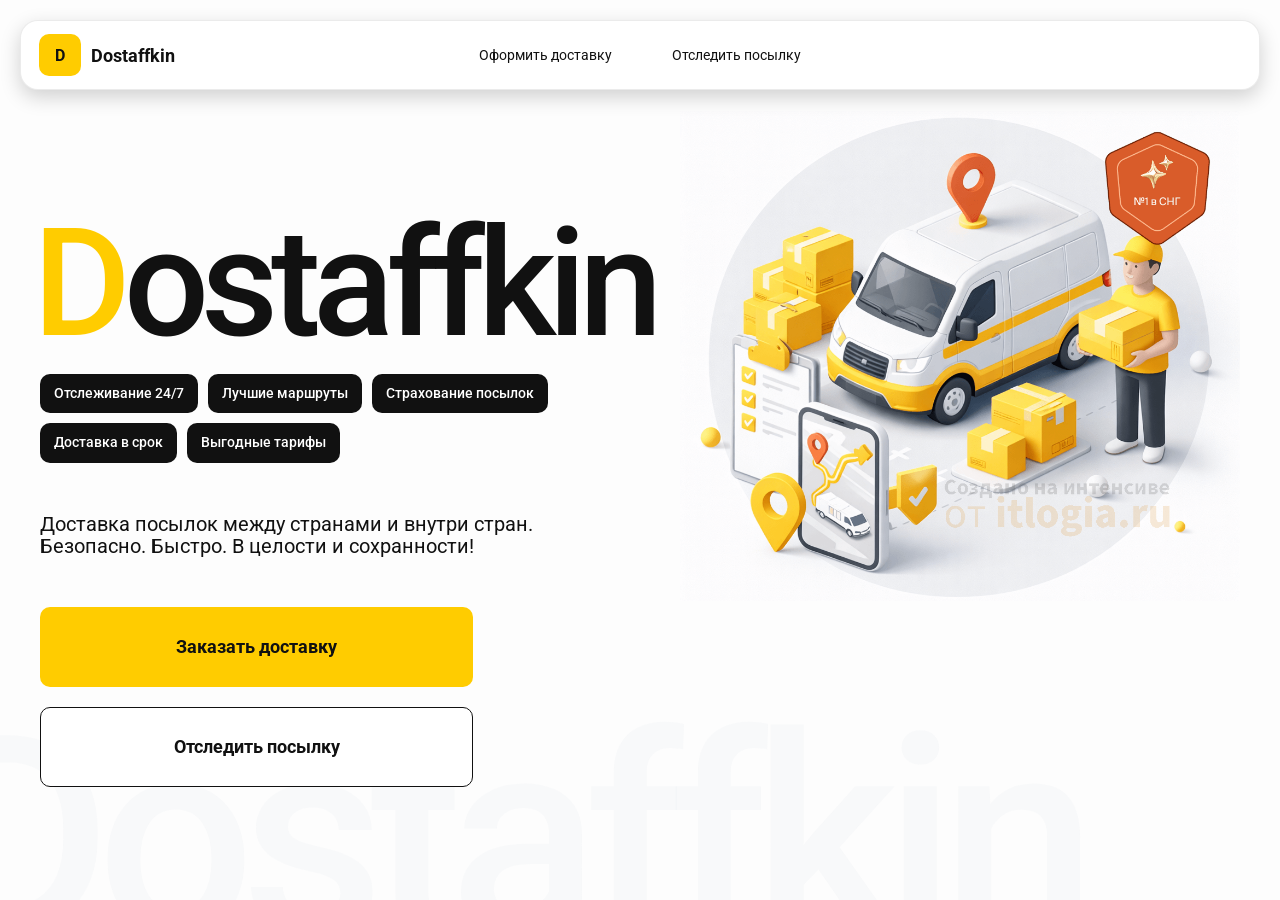
<file: index.html>
<!doctype html>
<html lang="ru">
  <head>
    <meta charset="utf-8" />
    <meta
      name="viewport"
      content="width=device-width,initial-scale=1,maximum-scale=1,user-scalable=0"
    />
    <title>
      Dostaffkin — Доставка посылок между странами и внутри стран. Безопасно.
      Быстро. В целости и сохранности!
    </title>
    <link rel="stylesheet" href="styles/base.css" />
    <link rel="stylesheet" href="styles/base_adaptive.css" />
    <link rel="stylesheet" href="styles/index.css" />
    <link rel="stylesheet" href="styles/index_adaptive.css" />
  </head>
  <body>
    <div class="container">
      <header class="header">
        <a class="header-brand" href="#">
          <div class="header-logo">D</div>
          <div class="header-title">Dostaffkin</div>
        </a>
        <nav class="header-menu">
          <a class="header-link" href="order.html">Оформить <span>доставку</span></a>
          <a class="header-link" href="track.html">Отследить <span>посылку</span></a>
        </nav>
      </header>
      <main class="main">
        <section class="main-info">
          <div class="main-title"><span>D</span>ostaffkin</div>
          <div class="main-features">
            <div class="main-feature">Отслеживание 24/7</div>
            <div class="main-feature">Лучшие маршруты</div>
            <div class="main-feature">Страхование посылок</div>
            <div class="main-feature">Доставка в срок</div>
            <div class="main-feature">Выгодные тарифы</div>
          </div>
          <div class="main-description">
            Доставка посылок между странами и внутри стран. Безопасно. Быстро. В
            целости и сохранности!
          </div>
          <div class="main-actions">
            <a class="button" type="button" href="./order.html"
              >Заказать доставку</a
            >
            <a class="button button-white" type="button" href="./track.html"
              >Отследить посылку</a
            >
          </div>
        </section>
        <div class="main-title-ghost">Dostaffkin</div>
        <section class="main-image">
          <img src="images/main-image.png" alt="Main image" />
        </section>
      </main>
    </div>
  </body>
</html>
</file>
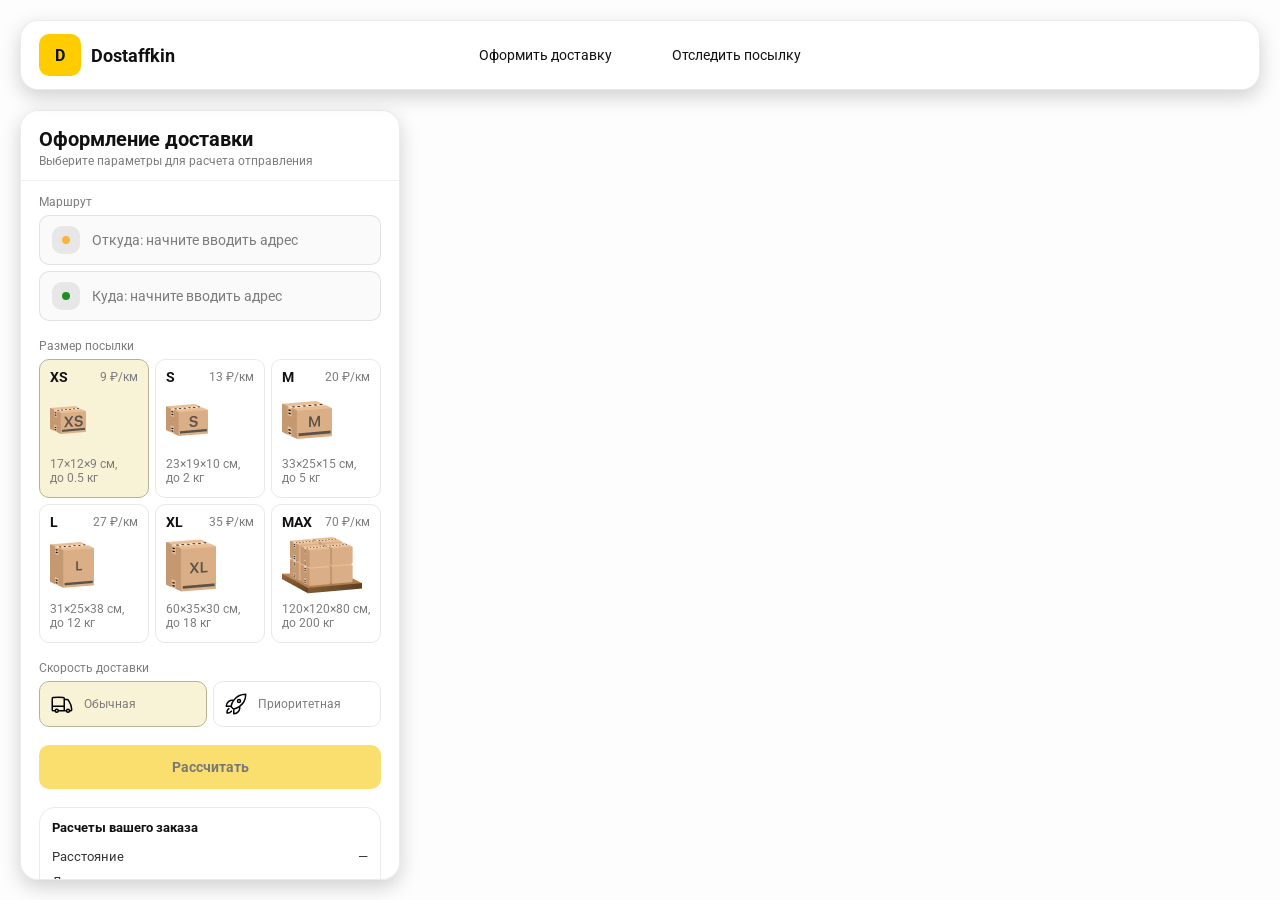
<file: order.html>
<!doctype html>
<html lang="ru">
  <head>
    <meta charset="utf-8" />
    <meta
      name="viewport"
      content="width=device-width,initial-scale=1,maximum-scale=1,user-scalable=0"
    />
    <title>Оформление доставки</title>

    <link rel="stylesheet" href="styles/base.css" />
    <link rel="stylesheet" href="styles/base_adaptive.css" />

    <link rel="stylesheet" href="styles/order.css" />
    <link rel="stylesheet" href="styles/order_adaptive.css" />

    <script
      src="https://api-maps.yandex.ru/2.1/?lang=ru_RU&apikey=01dd804d-aab9-404a-bd3b-b1e34fade485&suggest_apikey=99bcd6e9-6961-4d33-ab79-c035921ec0df"
      type="text/javascript"
    ></script>
  </head>
  <body>
    <div id="map"></div>
    <header class="header">
      <a class="header-brand" href="index.html">
        <div class="header-logo">D</div>
        <div class="header-title">Dostaffkin</div>
      </a>
      <nav class="header-menu">
        <a class="header-link" href="#">Оформить <span>доставку</span></a>
        <a class="header-link" href="track.html"
          >Отследить <span>посылку</span></a
        >
      </nav>
    </header>
    <aside class="main" id="sidebar">
      <div class="main-header">
        <div class="main-title">Оформление доставки</div>
        <div class="main-text">Выберите параметры для расчета отправления</div>
      </div>
      <div class="main-content">
        <div class="main-route">
          <div class="main-block-title">Маршрут</div>
          <div class="main-fields">
            <div class="main-field" id="fromField">
              <div class="main-pin"></div>
              <input
                id="from"
                placeholder="Откуда: начните вводить адрес"
                autocomplete="off"
              />
              <div
                class="main-ac"
                id="fromAc"
                role="listbox"
                aria-label="Подсказки адресов"
              ></div>
            </div>

            <div class="main-field" id="toField">
              <div class="main-pin"></div>
              <input
                id="to"
                placeholder="Куда: начните вводить адрес"
                autocomplete="off"
              />
              <div
                class="main-ac"
                id="toAc"
                role="listbox"
                aria-label="Подсказки адресов"
              ></div>
            </div>
          </div>
        </div>
        <div class="main-package">
          <div class="main-block-title">Размер посылки</div>

          <div class="main-sizes">
            <div class="main-size-card is-active" data-value="xs">
              <div class="main-size-top">
                <div class="main-size-label">XS</div>
                <div class="main-size-rate">9 ₽/км</div>
              </div>
              <div class="main-size-media">
                <img src="images/sizes/xs.png" alt="Короб XS" />
              </div>
              <div class="main-size-description">
                17×12×9 см,<br />до 0.5 кг
              </div>
            </div>

            <div class="main-size-card" data-value="s">
              <div class="main-size-top">
                <div class="main-size-label">S</div>
                <div class="main-size-rate">13 ₽/км</div>
              </div>
              <div class="main-size-media">
                <img src="images/sizes/s.png" alt="Короб S" />
              </div>
              <div class="main-size-description">23×19×10 см,<br />до 2 кг</div>
            </div>

            <div class="main-size-card" data-value="m">
              <div class="main-size-top">
                <div class="main-size-label">M</div>
                <div class="main-size-rate">20 ₽/км</div>
              </div>
              <div class="main-size-media">
                <img src="images/sizes/m.png" alt="Короб M" />
              </div>
              <div class="main-size-description">33×25×15 см,<br />до 5 кг</div>
            </div>

            <div class="main-size-card" data-value="l">
              <div class="main-size-top">
                <div class="main-size-label">L</div>
                <div class="main-size-rate">27 ₽/км</div>
              </div>
              <div class="main-size-media">
                <img src="images/sizes/l.png" alt="Короб L" />
              </div>
              <div class="main-size-description">
                31×25×38 см,<br />до 12 кг
              </div>
            </div>

            <div class="main-size-card" data-value="xl">
              <div class="main-size-top">
                <div class="main-size-label">XL</div>
                <div class="main-size-rate">35 ₽/км</div>
              </div>
              <div class="main-size-media">
                <img src="images/sizes/xl.png" alt="Короб XL" />
              </div>
              <div class="main-size-description">
                60×35×30 см,<br />до 18 кг
              </div>
            </div>

            <div class="main-size-card" data-value="max">
              <div class="main-size-top">
                <div class="main-size-label">MAX</div>
                <div class="main-size-rate">70 ₽/км</div>
              </div>
              <div class="main-size-media main-size-media-palleta">
                <img src="images/sizes/max.png" alt="Паллета" />
              </div>
              <div class="main-size-description">
                120×120×80 см,<br />до 200 кг
              </div>
            </div>
          </div>
        </div>
        <div class="main-speed">
          <div class="main-block-title">Скорость доставки</div>

          <div class="main-speeds">
            <div class="main-speed-card is-active" data-value="regular">
              <img
                class="main-speed-media"
                src="images/icons/regular.svg"
                alt="Regular"
              />
              <div class="main-speed-description">Обычная</div>
            </div>
            <div class="main-speed-card" data-value="fast">
              <img
                class="main-speed-media"
                src="images/icons/fast.svg"
                alt="Fast"
              />
              <div class="main-speed-description">Приоритетная</div>
            </div>
          </div>
        </div>
        <div class="main-calculate-block">
          <button
            id="calc"
            class="button calculate-button"
            type="button"
            disabled
          >
            Рассчитать
          </button>
        </div>
        <div class="main-result" id="result">
          <div class="main-result-title">Расчеты вашего заказа</div>
          <div class="main-result-lines">
            <div class="main-result-line">
              <span>Расстояние</span><span id="distanceValue">—</span>
            </div>
            <div class="main-result-line">
              <span>Доставим через</span><span id="durationValue">—</span>
            </div>
            <div class="main-result-line">
              <span>Тариф</span><span id="rateValue">—</span>
            </div>
          </div>
          <div class="main-price">
            <div class="main-price-label">Итого</div>
            <div class="main-price-value" id="totalValue">—</div>
          </div>
        </div>
        <div class="main-order-box">
          <div class="main-order-form" id="orderForm">
            <div class="main-order-title">Оформление доставки</div>
            <div class="main-block-info-row">
              <div class="main-block-title">Контакты</div>
              <div class="order-fields">
                <div class="main-field">
                  <input
                    id="customerName"
                    placeholder="Ваше имя"
                    autocomplete="off"
                  />
                </div>
                <div class="main-field">
                  <input
                    id="customerPhone"
                    placeholder="Ваш телефон"
                    autocomplete="off"
                    inputmode="tel"
                  />
                </div>
              </div>
            </div>
            <div class="main-block-info-row extra-info">
              <div class="main-block-title">Дополнительная информация</div>
              <div class="main-field textarea">
                <textarea
                  id="comment"
                  placeholder="Детали доставки и комментарии"
                ></textarea>
              </div>
            </div>
            <button
              id="submit"
              class="button main-submit-request"
              type="button"
              disabled
            >
              Отправить заявку
            </button>
          </div>

          <div class="main-order-success" id="orderSuccess">
            <div class="main-success-icon">✓</div>
            <div class="main-success-title">Заявка отправлена!</div>
            <div class="main-success-title">
              Номер отправления – <span id="orderId"></span>
            </div>
            <div class="main-success-subtitle">Мы скоро свяжемся с вами</div>
          </div>
        </div>
      </div>
    </aside>
    <script src="scripts/order.js"></script>
  </body>
</html>
</file>
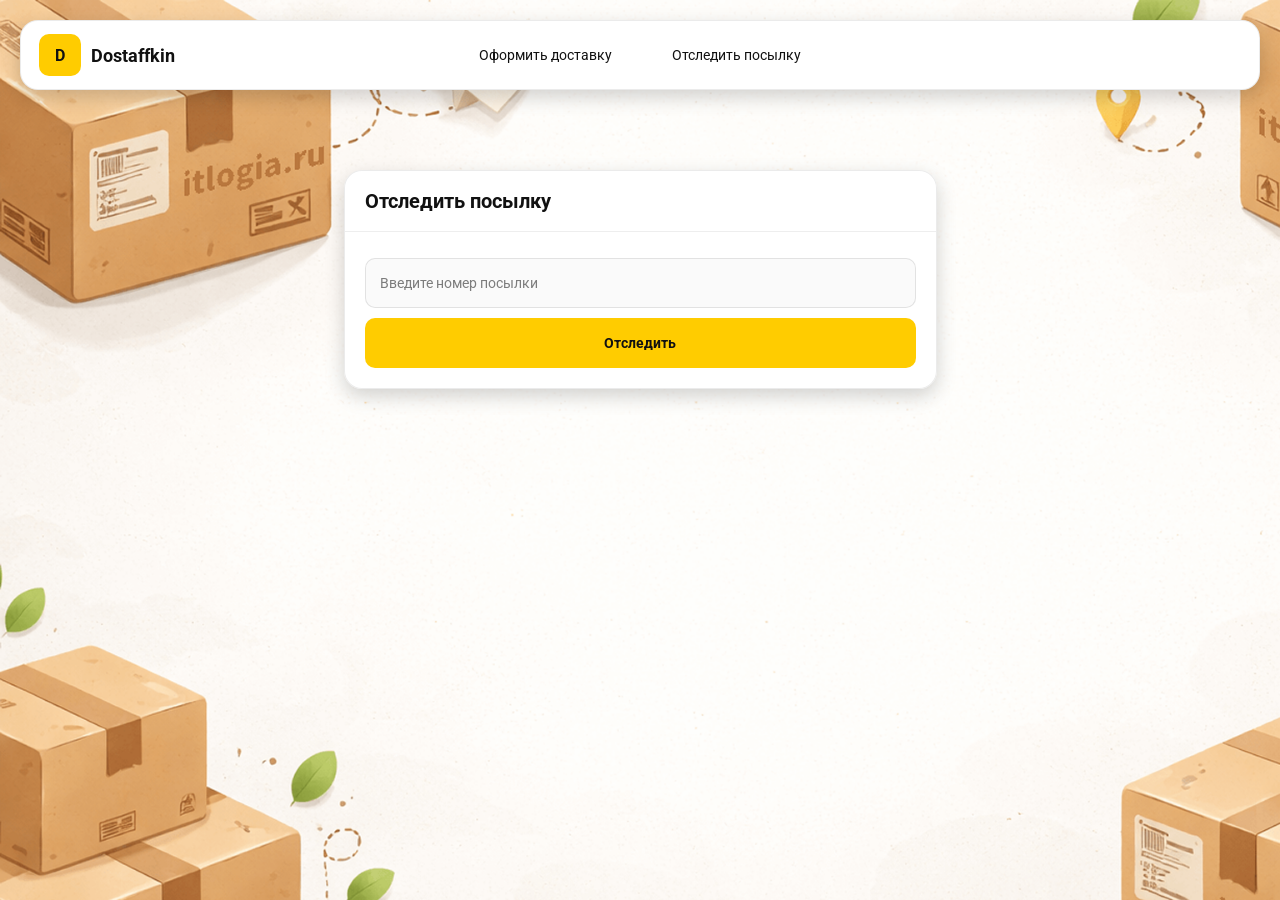
<file: track.html>
<!doctype html>
<html lang="ru">
  <head>
    <meta charset="utf-8" />
    <meta
      name="viewport"
      content="width=device-width,initial-scale=1,maximum-scale=1,user-scalable=0"
    />
    <title>Отследить посылку</title>
    <link rel="stylesheet" href="styles/base.css" />
    <link rel="stylesheet" href="styles/base_adaptive.css" />

    <link rel="stylesheet" href="styles/track.css" />
    <link rel="stylesheet" href="styles/track_adaptive.css" />
  </head>
  <body>
    <div class="container">
      <header class="header">
        <a class="header-brand" href="index.html">
          <div class="header-logo">D</div>
          <div class="header-title">Dostaffkin</div>
        </a>
        <nav class="header-menu">
          <a class="header-link" href="order.html"
            >Оформить <span>доставку</span></a
          >
          <a class="header-link" href="#">Отследить <span>посылку</span></a>
        </nav>
      </header>
      <main class="track-content">
        <section class="track-card track-search">
          <div class="track-title">Отследить посылку</div>
          <div class="track-action">
            <div class="main-field track-field">
              <input
                id="trackNumber"
                placeholder="Введите номер посылки"
                autocomplete="off"
              />
            </div>
            <button id="trackButton" class="button track-button" type="button">
              Отследить
            </button>
          </div>
        </section>
        <section class="track-card track-result" id="trackResult">
          <div class="track-result-header">
            <div class="track-id" id="trackIdValue"></div>
            <div class="track-routes">
              <div class="track-route">
                <div class="track-route-pin">
                  <svg
                    xmlns="http://www.w3.org/2000/svg"
                    fill="none"
                    viewBox="0 0 24 24"
                    stroke-width="1.5"
                    stroke="orange"
                    class="size-6"
                  >
                    <path
                      stroke-linecap="round"
                      stroke-linejoin="round"
                      d="M15 10.5a3 3 0 1 1-6 0 3 3 0 0 1 6 0Z"
                    />
                    <path
                      stroke-linecap="round"
                      stroke-linejoin="round"
                      d="M19.5 10.5c0 7.142-7.5 11.25-7.5 11.25S4.5 17.642 4.5 10.5a7.5 7.5 0 1 1 15 0Z"
                    />
                  </svg>
                </div>
                <div class="track-route-address" id="trackFromValue">
                  Откуда: Москва, улица Арбат, 1
                </div>
              </div>
              <div class="track-route track-route-arrow">
                <svg
                  xmlns="http://www.w3.org/2000/svg"
                  fill="none"
                  viewBox="0 0 24 24"
                  stroke-width="1.5"
                  stroke="currentColor"
                  class="size-6"
                >
                  <path
                    stroke-linecap="round"
                    stroke-linejoin="round"
                    d="M19.5 13.5 12 21m0 0-7.5-7.5M12 21V3"
                  />
                </svg>
              </div>
              <div class="track-route">
                <div class="track-route-pin">
                  <svg
                    xmlns="http://www.w3.org/2000/svg"
                    fill="none"
                    viewBox="0 0 24 24"
                    stroke-width="1.5"
                    stroke="green"
                    class="size-6"
                  >
                    <path
                      stroke-linecap="round"
                      stroke-linejoin="round"
                      d="M15 10.5a3 3 0 1 1-6 0 3 3 0 0 1 6 0Z"
                    />
                    <path
                      stroke-linecap="round"
                      stroke-linejoin="round"
                      d="M19.5 10.5c0 7.142-7.5 11.25-7.5 11.25S4.5 17.642 4.5 10.5a7.5 7.5 0 1 1 15 0Z"
                    />
                  </svg>
                </div>
                <div class="track-route-address" id="trackToValue">
                  Куда: Минск, проспект Независимости, 58
                </div>
              </div>
            </div>
          </div>
          <div class="track-info">
            <div class="track-status-title">Статус данной посылки:</div>
            <div class="track-status-list" id="trackStatusList"></div>
          </div>
        </section>
      </main>
    </div>
    <script src="scripts/track.js"></script>
  </body>
</html>
</file>
<file: styles/base.css>
*, *::before, *::after {
    box-sizing: border-box;
}

@font-face {
    font-family: "Roboto";
    src: url("../fonts/Roboto-Regular.ttf");
    font-weight: normal;
}

@font-face {
    font-family: "Roboto";
    src: url("../fonts/Roboto-Bold.ttf");
    font-weight: bold;
}

@font-face {
    font-family: "Roboto";
    src: url("../fonts/Roboto-Medium.ttf");
    font-weight: 500;
}

html, body {
    margin: 0;
    color: #111111;
    font-family: "Roboto", sans-serif;
}

body {
    background: #FDFDFD;
}

.header {
    border-radius: 18px;
    box-shadow: 0 7px 20px 0 #0000002E;
    backdrop-filter: blur(10px);
    background: #ffffff;
    left: 20px;
    border: 1px solid rgba(0, 0, 0, 0.08);
    position: fixed;
    right: 20px;
    top: 20px;
    padding: 14px 18px;
    height: 70px;
    display: flex;
    align-items: center;
    z-index: 6;
}

.header-brand {
    display: flex;
    align-items: center;
    text-decoration: none;
    gap: 10px;
}

.header-logo {
    width: 42px;
    height: 42px;
    border-radius: 10px;
    background: #FFCC00;
    display: grid;
    place-items: center;
    font-weight: bold;
    color: #111;
}

.header-title {
    font-size: 18px;
    font-weight: bold;
    color: #111111;
    text-decoration: none;
}

.header-menu {
    display: flex;
    align-items: center;
    gap: 60px;
    margin: 0;
    position: absolute;
    left: 50%;
    transform: translateX(-50%);
}

.header-link {
    font-size: 14px;
    color: #111111;
    text-decoration: none;
}

.button {
    border: 0;
    outline: none;
    height: 44px;
    border-radius: 10px;
    font-size: 14px;
    font-weight: bold;
    cursor: pointer;
    font-family: inherit;
    transition: transform .08s ease, opacity .12s ease;
    background: #ffcc00;
    color: #111111;
    text-align: center;
    text-decoration: none;
}

.button:hover {
    background-color: #E5BC19;
}

.button:disabled {
    cursor: not-allowed;
    background-color: #FADE6E;
    color: #787878;
    transform: none;
}

.button.button-white {
    background: #ffffff;
    border: 1px solid #111111;
}

.button.button-white:hover {
    background: rgb(241 241 241);
}

.main-field {
    display: flex;
    align-items: center;
    margin-top: 6px;
    gap: 10px;
    border: 1px solid #1111111A;
    background: #FAFAFA;
    border-radius: 10px;
    padding: 10px 12px;
    position: relative;
    box-sizing: border-box;
    height: 50px;
}

.main-field.textarea {
    height: auto;
}

.main-pin {
    width: 28px;
    height: 28px;
    border-radius: 10px;
    background: rgba(17, 17, 17, 0.08);
    display: grid;
    place-items: center;
    flex: 0 0 auto;
    position: relative;
}

.main-pin::before {
    content: "";
    width: 8px;
    height: 8px;
    border-radius: 999px;
    background: orange;
    opacity: .75;
    display: block;
}

.main-field:last-child .main-pin::before {
    background: green;
    opacity: .85;
}

input, textarea {
    width: 100%;
    border: 0;
    outline: none;
    background: transparent;
    font-size: 14px;
    color: #111111;
    font-family: inherit;
}

textarea {
    resize: vertical;
    min-height: 72px;
    padding: 2px 0;
}

input::placeholder, textarea::placeholder {
    color: #7C7C7C;
}

.main-field:focus-within {
    border-color: rgba(0, 0, 0, 0.20);
    box-shadow: 0 0 0 4px rgba(255, 204, 0, 0.35);
    background: rgba(255, 255, 255, 0.75);
}
</file>
<file: styles/base_adaptive.css>
@media (max-width: 767px) {
    .header {
        left: 10px;
        right: 10px;
        top: 10px;
    }

    .header-link span {
        display: none;
    }

    .header-menu {
        gap: 20px;
        justify-content: flex-start;
        margin: 0 0 0 30px;
        position: static;
        transform: none;
    }
}

@media (max-width: 420px) {
    .header-title {
        display: none;
    }
}

@media (max-width: 374px) {
    .header-menu {
        gap: 10px;
        margin: 0 0 0 10px;
    }
}
</file>
<file: styles/index.css>
.container {
    overflow: hidden;
    min-height: 100vh;
}

.main {
    padding: 111px 40px 40px;
    position: relative;
    display: flex;
}

.main-info {
    max-width: 840px;
    width: 100%;
    position: relative;
}

.main-title {
    margin-top: 98px;
    font-weight: 500;
    font-size: 200px;
    line-height: 1;
    letter-spacing: -0.05em;
    color: #111111;
    left: -15px;
    position: relative;
}

.main-title span {
    color: #ffcc00;
}

.main-features {
    margin-top: 15px;
    display: flex;
    flex-wrap: wrap;
    gap: 10px;
}

.main-feature {
    background: #111111;
    color: #ffffff;
    padding: 12px 14px;
    font-weight: 500;
    font-size: 14px;
    line-height: 1.1;
    border-radius: 10px;
}

.main-description {
    margin-top: 50px;
    max-width: 500px;
    font-size: 20px;
    line-height: 1.1;
    color: #111111;
}

.main-actions {
    margin-top: 50px;
    display: flex;
    flex-direction: column;
    gap: 20px;
}

.main-actions .button {
    height: 80px;
    width: 433px;
    font-size: 18px;
    font-weight: bold;
    place-items: center;
    display: grid;
}

.main-title-ghost {
    position: absolute;
    z-index: -1;
    left: -70px;
    bottom: -150px;
    font-weight: 500;
    font-size: 278px;
    line-height: 1;
    letter-spacing: -0.05em;
    color: #ECEDF04D;
}

.main-image {
    width: 1024px;
    top: 100px;
    z-index: -2;
}

.main-image img {
    width: 100%;
    max-width: 1024px;
    height: auto;
    display: block;
}
</file>
<file: styles/index_adaptive.css>
@media (max-width: 1760px) {
    .main-title {
        font-size: 150px;
        left: -7px;
    }

    .main-info {
        max-width: 640px;
    }
}

@media (max-width: 1200px) {
    .main-info {
        max-width: 540px;
    }

    .main {
        padding: 111px 20px 20px;
    }

    .main-title {
        font-size: 120px;
        left: -4px;
    }

    .main-title-ghost {
        font-size: 220px;
    }
}

@media (max-width: 1024px) {
    .main-title {
        margin-top: 30px;
    }

    .main {
        flex-direction: column-reverse;
    }

    .main-image {
        max-width: 350px;
        position: absolute;
        left: 370px;
        top: 370px;
    }

    .main-info {
        max-width: 100%;
    }

    .main-actions {
        gap: 10px;
    }

    .main-actions .button {
        height: 50px;
        font-size: 14px;
        width: auto;
        max-width: 300px;
    }

    .main-description {
        max-width: 350px;
    }
}

@media (max-width: 570px) {
    .main-title {
        font-size: 88px;
    }

    .main-description {
        max-width: 100%
    }

    .main-actions {
       width: 100%;
    }

    .main-actions .button {
        width: 100%;
        max-width: 100%
    }

    .main-image {
        max-width: 650px;
        position: absolute;
        left: 170px;
        top: 70px;
        opacity: 0.2;
    }
}

@media (max-width: 400px) {
    .main-title {
        font-size: 70px;
    }
}
</file>
<file: styles/order.css>
#map {
    position: fixed;
    inset: 0;
}

.main {
    border-radius: 18px;
    box-shadow: 0 7px 20px 0 #0000002E;
    backdrop-filter: blur(10px);
    background: rgba(255, 255, 255, 0.96);
    left: 20px;
    border: 1px solid rgba(0, 0, 0, 0.08);
    position: fixed;
    top: 110px;
    bottom: 20px;
    width: 380px;
    display: flex;
    flex-direction: column;
    overflow: hidden;
    z-index: 5;
}

.main-header {
    padding: 18px 18px 12px 18px;
    border-bottom: 1px solid rgba(0, 0, 0, 0.06);
    display: flex;
    flex-direction: column;
}

.main-title {
    font-size: 20px;
    line-height: 100%;
    font-weight: bold;
}

.main-text {
    font-size: 12px;
    margin-top: 5px;
    color: #7C7C7C;
}

.main-content {
    padding: 14px 18px 18px 18px;
    overflow: auto;
    scrollbar-width: none;
    display: flex;
    flex-direction: column;
    gap: 18px;
    flex: 1;
}

.main-block-title {
    font-size: 12px;
    color: #7C7C7C;
}

.main-route .main-block-title,
.main-package .main-block-title {
    margin-bottom: 6px;
}

.main-sizes {
    display: grid;
    gap: 6px;
    grid-template-columns: repeat(3, 1fr);
}

.main-size-card {
    border: 1px solid #E8E8E7;
    background: #FFFFFF;
    border-radius: 10px;
    padding: 10px;
    cursor: pointer;
    user-select: none;
    transition: transform .08s ease, border-color .12s ease, background .12s ease;
    min-height: 139px;
}

.main-size-card:hover {
    transform: translateY(-1px);
}

.main-size-card.is-active {
    background-color: #F8F2D6;
    border-color: #B7B196;
}

.main-size-top {
    display: flex;
    align-items: center;
    justify-content: space-between;
}

.main-size-label {
    font-weight: bold;
    font-size: 14px;
    color: #111111;
    line-height: 100%;
}

.main-size-rate {
    font-size: 12px;
    color: #7C7C7C;
    line-height: 100%;
}

.main-size-media {
    margin-top: 8px;
    height: 57px;
}

.main-size-description {
    margin-top: 8px;
    font-size: 12px;
    color: #7C7C7C;
    line-height: 1.2;
}

.calculate-button {
    width: 100%;
}

.main-result {
    border: 1px solid rgba(0, 0, 0, 0.08);
    background: rgba(255, 255, 255, 0.75);
    border-radius: 16px;
    padding: 12px;
    line-height: 1.25;
}

.main-result-title {
    font-weight: bold;
    font-size: 13px;
    color: #111111;
    margin-bottom: 13px;
}

.main-result-lines {
    gap: 8px;
    display: flex;
    flex-direction: column;
}

.main-result-line {
    font-size: 13px;
    color: rgba(17, 17, 17, 0.85);
    display: flex;
    justify-content: space-between;
}

.main-price {
    margin-top: 18px;
    padding-top: 10px;
    border-top: 1px dashed rgba(0, 0, 0, 0.12);
    display: flex;
    align-items: baseline;
    justify-content: space-between;
}

.main-price-label {
    font-size: 12px;
    color: rgba(17, 17, 17, 0.55);
}

.main-price-value {
    font-size: 20px;
    font-weight: bold;
    color: #111111;
    letter-spacing: -0.3px;
}
.main-order-box {
    background: #ffffff;
    border: 1px solid #E8E8E7;
    border-radius: 10px;
    padding: 12px;
}

.main-order-title {
    margin-bottom: 8px;
    font-weight: bold;
    font-size: 14px;
    color: #111111;
}

.main-block-info {
    display: flex;
    flex-direction: column;
    gap: 6px;
}

.order-fields {
    display: grid;
    grid-template-columns: 1fr 1fr;
    column-gap: 10px;
    margin-top: 6px;
}

.main-block-info-row.extra-info {
    display: block;
    margin-top: 13px;
}

.main-submit-request {
    width: 100%;
    margin-top: 6px;
}

.main-order-success {
    display: none;
    text-align: center;
    padding: 22px 12px;
    gap: 12px;
}

.main-order-success.is-visible {
    display: flex;
    flex-direction: column;
    align-items: center;
}

.main-success-icon {
    width: 56px;
    height: 56px;
    border-radius: 50%;
    background: #16a34a;
    color: #ffffff;
    display: grid;
    place-items: center;
    font-size: 30px;
}

.main-success-title {
    font-size: 14px;
    font-weight: bold;
    color: #111111;
}

.main-success-subtitle {
    font-size: 12px;
    color: rgba(17, 17, 17, 0.55);
    line-height: 1.3;
}

.main-speed .main-block-title {
    margin-bottom: 6px;
}

.main-speeds {
    display: grid;
    gap: 6px;
    grid-template-columns: repeat(2, 1fr);
}

.main-speed-card {
    border: 1px solid #E8E8E7;
    background: #FFFFFF;
    border-radius: 10px;
    padding: 10px;
    cursor: pointer;
    user-select: none;
    transition: transform .08s ease, border-color .12s ease, background .12s ease;
    display: flex;
    align-items: center;
    gap: 10px;
}

.main-speed-card:hover {
    transform: translateY(-1px);
}

.main-speed-card.is-active {
    background-color: #F8F2D6;
    border-color: #B7B196;
}

.main-speed-description {
    font-size: 12px;
    color: #7C7C7C;
    line-height: 1.2;
}
</file>
<file: styles/order_adaptive.css>
@media (max-width: 767px) {
    .main {
        left: 10px;
        right: 10px;
        top: 50%;
        bottom: 12px;
        width: auto;
        max-width: none;
    }
}

@media (max-width: 420px) {
    .main-sizes {
        grid-template-columns: repeat(2, 1fr);
    }
}
</file>
<file: styles/track.css>
.container {
    background: #F4F4F4 url("../images/track-bg.png");
    background-size: cover;
    min-height: 100vh;
    padding: 170px 0 50px 0;
}

.track-content {
    width: 593px;
    margin: 0 auto;
}

.track-card {
    width: 100%;
    border-radius: 18px;
    box-shadow: 0 7px 20px 0 #0000002E;
    backdrop-filter: blur(10px);
    background: rgba(255, 255, 255, 0.96);
    border: 1px solid rgba(0, 0, 0, 0.08);
}

.track-title {
    font-size: 20px;
    line-height: 100%;
    font-weight: bold;
    border-bottom: 1px solid #EEEEEE;
    padding: 20px;
}

.track-action {
    padding: 20px;
}

.track-button {
    width: 100%;
    height: 50px;
}

.track-field {
    margin-bottom: 10px;
}

.track-result {
    margin-top: 5px;
    display: none;
}

.track-result.is-visible {
    display: block;
}

.track-result-header {
    font-weight: bold;
    font-size: 14px;
    color: #111111;
    padding: 20px;
    border-bottom: 1px solid #EEEEEE;
}

.track-id {
    margin-bottom: 12px;
    font-size: 20px;
}

.track-routes {
    display: flex;
    flex-direction: column;
    gap: 10px;
    font-weight: normal;
}

.track-route {
    display: flex;
    align-items: center;
    gap: 10px;
}

.track-route-pin {
    width: 24px;
    height: 24px;
    flex-shrink: 0;
}

.track-route-arrow {
    padding: 15px 0;
    width: 24px;
    height: 24px;
}

.track-info {
    padding: 20px;
}

.track-status {
    display: flex;
    align-items: center;
    font-size: 12px;
    gap: 10px;
}

.track-status-title {
    font-size: 14px;
    color: #111111;
    margin-bottom: 20px;
}

.track-status-list {
    display: flex;
    flex-direction: column;
    gap: 15px;
}

.track-status-icon {
    width: 40px;
    height: 40px;
    border-radius: 50%;
    background: rgba(17, 17, 17, 0.08);
    display: grid;
    place-items: center;
    flex: 0 0 auto;
}

.track-status.created .track-status-icon {
    background-color: #F1CB00;
}

.track-status.in-way .track-status-icon {
    background-color: #F08A11;
}

.track-status.ready .track-status-icon {
    background-color: #A35D0A;
}

.track-status.done .track-status-icon {
    background-color: #37C93B;
}

.track-status-text {
    display: flex;
    align-items: center;
    justify-content: space-between;
    color: #111111;
    font-size: 12px;
    flex: 1;
}

.track-status-date {
    color: rgba(17, 17, 17, 0.55);
}
</file>
<file: styles/track_adaptive.css>
@media (max-width: 767px) {
    .container {
        padding: 130px 0 50px 0;
    }

    .track-content {
        width: 100%;
        padding-left: 10px;
        padding-right: 10px;
    }

    .track-result-header {
        padding: 20px;
    }
}
</file>
